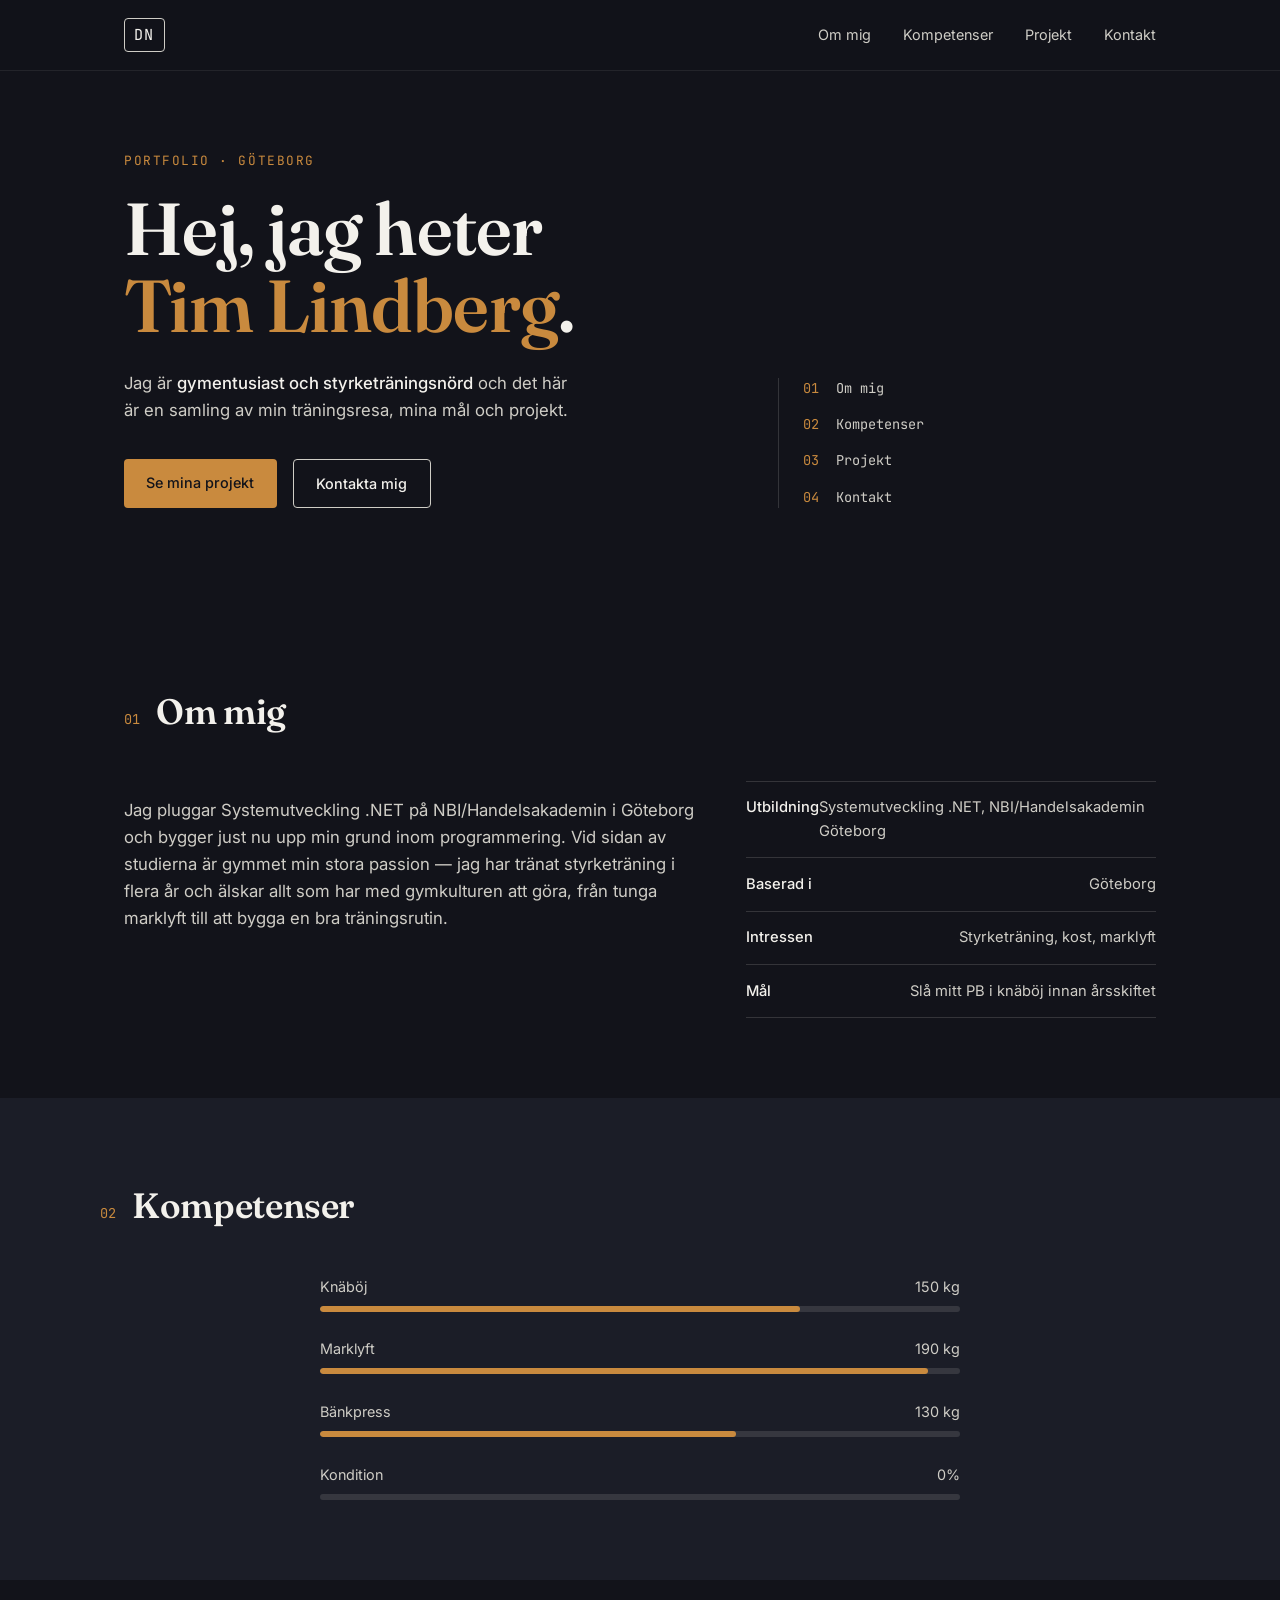
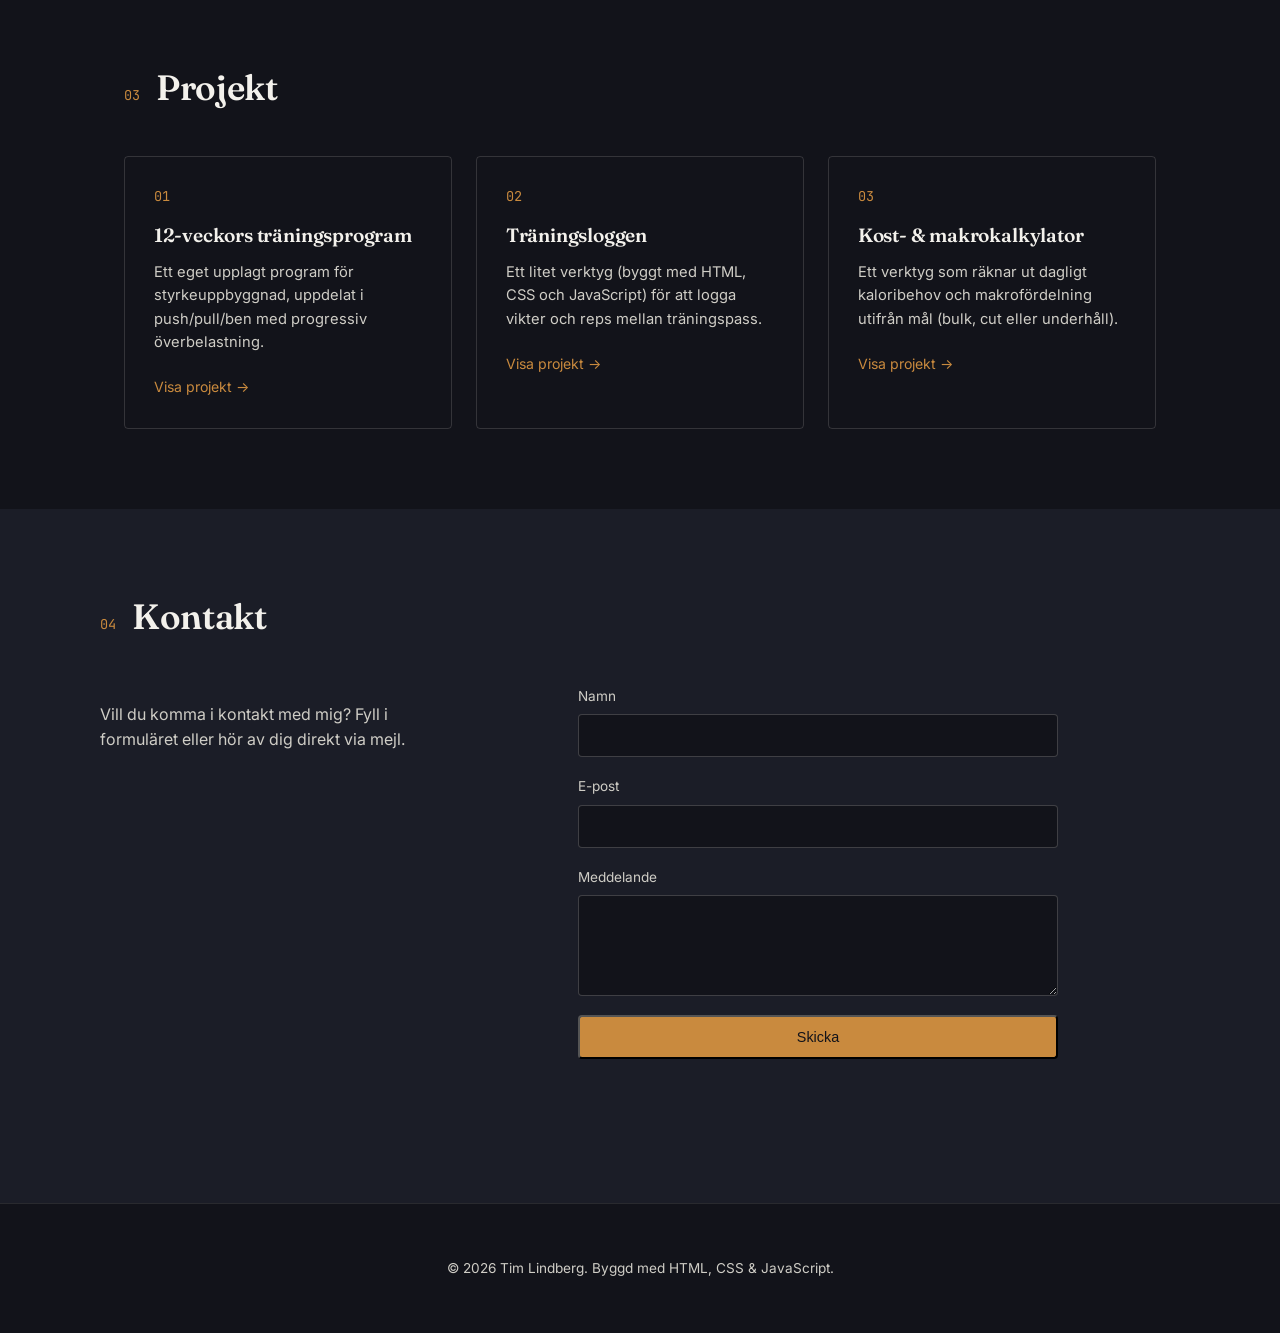
<file: index.html>
<!DOCTYPE html>
<html lang="sv">
<head>
  <meta charset="UTF-8">
  <meta name="viewport" content="width=device-width, initial-scale=1.0">
  <title>Tim Lindberg — Portfolio</title>
  <meta name="description" content="Personlig portfolio och CV för Tim Lindberg.">
  <link rel="preconnect" href="https://fonts.googleapis.com">
  <link href="https://fonts.googleapis.com/css2?family=Fraunces:opsz,wght@9..144,500;9..144,600&family=Inter:wght@400;500;600&family=JetBrains+Mono:wght@400;500&display=swap" rel="stylesheet">
  <link rel="stylesheet" href="style.css">
</head>
<body>

  <!-- ===== NAVIGATION ===== -->
  <header class="nav">
    <div class="nav__inner">
      <a href="#top" class="nav__logo">DN</a>
      <button class="nav__toggle" id="navToggle" aria-label="Öppna meny" aria-expanded="false">
        <span></span><span></span><span></span>
      </button>
      <nav class="nav__links" id="navLinks">
        <a href="#om-mig">Om mig</a>
        <a href="#kompetenser">Kompetenser</a>
        <a href="#projekt">Projekt</a>
        <a href="#kontakt">Kontakt</a>
      </nav>
    </div>
  </header>

  <!-- ===== HERO ===== -->
  <section class="hero" id="top">
    <div class="hero__content">
      <p class="hero__eyebrow">Portfolio · <span id="location">Göteborg</span></p>
      <h1 class="hero__title">
        Hej, jag heter<br><span class="hero__name">Tim Lindberg</span>.
      </h1>
      <p class="hero__subtitle">
        Jag är <span class="hero__role">gymentusiast och styrketräningsnörd</span>
        och det här är en samling av min träningsresa, mina mål och projekt.
      </p>
      <div class="hero__actions">
        <a href="#projekt" class="btn btn--primary">Se mina projekt</a>
        <a href="#kontakt" class="btn btn--ghost">Kontakta mig</a>
      </div>
    </div>
    <div class="hero__meta">
      <div class="hero__meta-line"><span>01</span> Om mig</div>
      <div class="hero__meta-line"><span>02</span> Kompetenser</div>
      <div class="hero__meta-line"><span>03</span> Projekt</div>
      <div class="hero__meta-line"><span>04</span> Kontakt</div>
    </div>
  </section>

  <!-- ===== OM MIG ===== -->
  <section class="section" id="om-mig">
    <div class="section__header">
      <span class="section__index">01</span>
      <h2>Om mig</h2>
    </div>
    <div class="about">
      <p class="about__text">
        Jag pluggar Systemutveckling .NET på NBI/Handelsakademin i Göteborg
        och bygger just nu upp min grund inom programmering. Vid sidan av
        studierna är gymmet min stora passion — jag har tränat styrketräning
        i flera år och älskar allt som har med gymkulturen att göra, från
        tunga marklyft till att bygga en bra träningsrutin.
      </p>
      <ul class="about__facts">
        <li><strong>Utbildning</strong><span>Systemutveckling .NET, NBI/Handelsakademin Göteborg</span></li>
        <li><strong>Baserad i</strong><span>Göteborg</span></li>
        <li><strong>Intressen</strong><span>Styrketräning, kost, marklyft</span></li>
        <li><strong>Mål</strong><span>Slå mitt PB i knäböj innan årsskiftet</span></li>
      </ul>
    </div>
  </section>

  <!-- ===== KOMPETENSER ===== -->
  <section class="section section--alt" id="kompetenser">
    <div class="section__header">
      <span class="section__index">02</span>
      <h2>Kompetenser</h2>
    </div>
    <div class="skills">
      <div class="skill">
        <div class="skill__top"><span>Knäböj</span><span>150 kg</span></div>
        <div class="skill__bar"><div class="skill__fill" style="--level:75%"></div></div>
      </div>
      <div class="skill">
        <div class="skill__top"><span>Marklyft</span><span>190 kg</span></div>
        <div class="skill__bar"><div class="skill__fill" style="--level:95%"></div></div>
      </div>
      <div class="skill">
        <div class="skill__top"><span>Bänkpress</span><span>130 kg</span></div>
        <div class="skill__bar"><div class="skill__fill" style="--level:65%"></div></div>
      </div>
      <div class="skill">
        <div class="skill__top"><span>Kondition</span><span>0%</span></div>
        <div class="skill__bar"><div class="skill__fill" style="--level:0%"></div></div>
      </div>
    </div>
  </section>

  <!-- ===== PROJEKT ===== -->
  <section class="section" id="projekt">
    <div class="section__header">
      <span class="section__index">03</span>
      <h2>Projekt</h2>
    </div>
    <div class="projects">
      <article class="project">
        <div class="project__num">01</div>
        <h3>12-veckors träningsprogram</h3>
        <p>Ett eget upplagt program för styrkeuppbyggnad, uppdelat i push/pull/ben med progressiv överbelastning.</p>
        <a href="traningsprogram.html" class="project__link">Visa projekt →</a>
      </article>
      <article class="project">
        <div class="project__num">02</div>
        <h3>Träningsloggen</h3>
        <p>Ett litet verktyg (byggt med HTML, CSS och JavaScript) för att logga vikter och reps mellan träningspass.</p>
        <a href="traningsloggen.html" class="project__link">Visa projekt →</a>
      </article>
      <article class="project">
        <div class="project__num">03</div>
        <h3>Kost- &amp; makrokalkylator</h3>
        <p>Ett verktyg som räknar ut dagligt kaloribehov och makrofördelning utifrån mål (bulk, cut eller underhåll).</p>
        <a href="kost-makro.html" class="project__link">Visa projekt →</a>
      </article>
    </div>
  </section>

  <!-- ===== KONTAKT ===== -->
  <section class="section section--alt" id="kontakt">
    <div class="section__header">
      <span class="section__index">04</span>
      <h2>Kontakt</h2>
    </div>
    <div class="contact">
      <p class="contact__text">
        Vill du komma i kontakt med mig? Fyll i formuläret eller hör av dig direkt via mejl.
      </p>
      <form class="contact__form" id="contactForm">
        <div class="field">
          <label for="name">Namn</label>
          <input type="text" id="name" name="name" required>
        </div>
        <div class="field">
          <label for="email">E-post</label>
          <input type="email" id="email" name="email" required>
        </div>
        <div class="field">
          <label for="message">Meddelande</label>
          <textarea id="message" name="message" rows="4" required></textarea>
        </div>
        <button type="submit" class="btn btn--primary">Skicka</button>
        <p class="contact__status" id="formStatus" aria-live="polite"></p>
      </form>
    </div>
  </section>

  <footer class="footer">
    <p>© <span id="year"></span> Tim Lindberg. Byggd med HTML, CSS &amp; JavaScript.</p>
  </footer>

  <script src="script.js"></script>
</body>
</html>
</file>
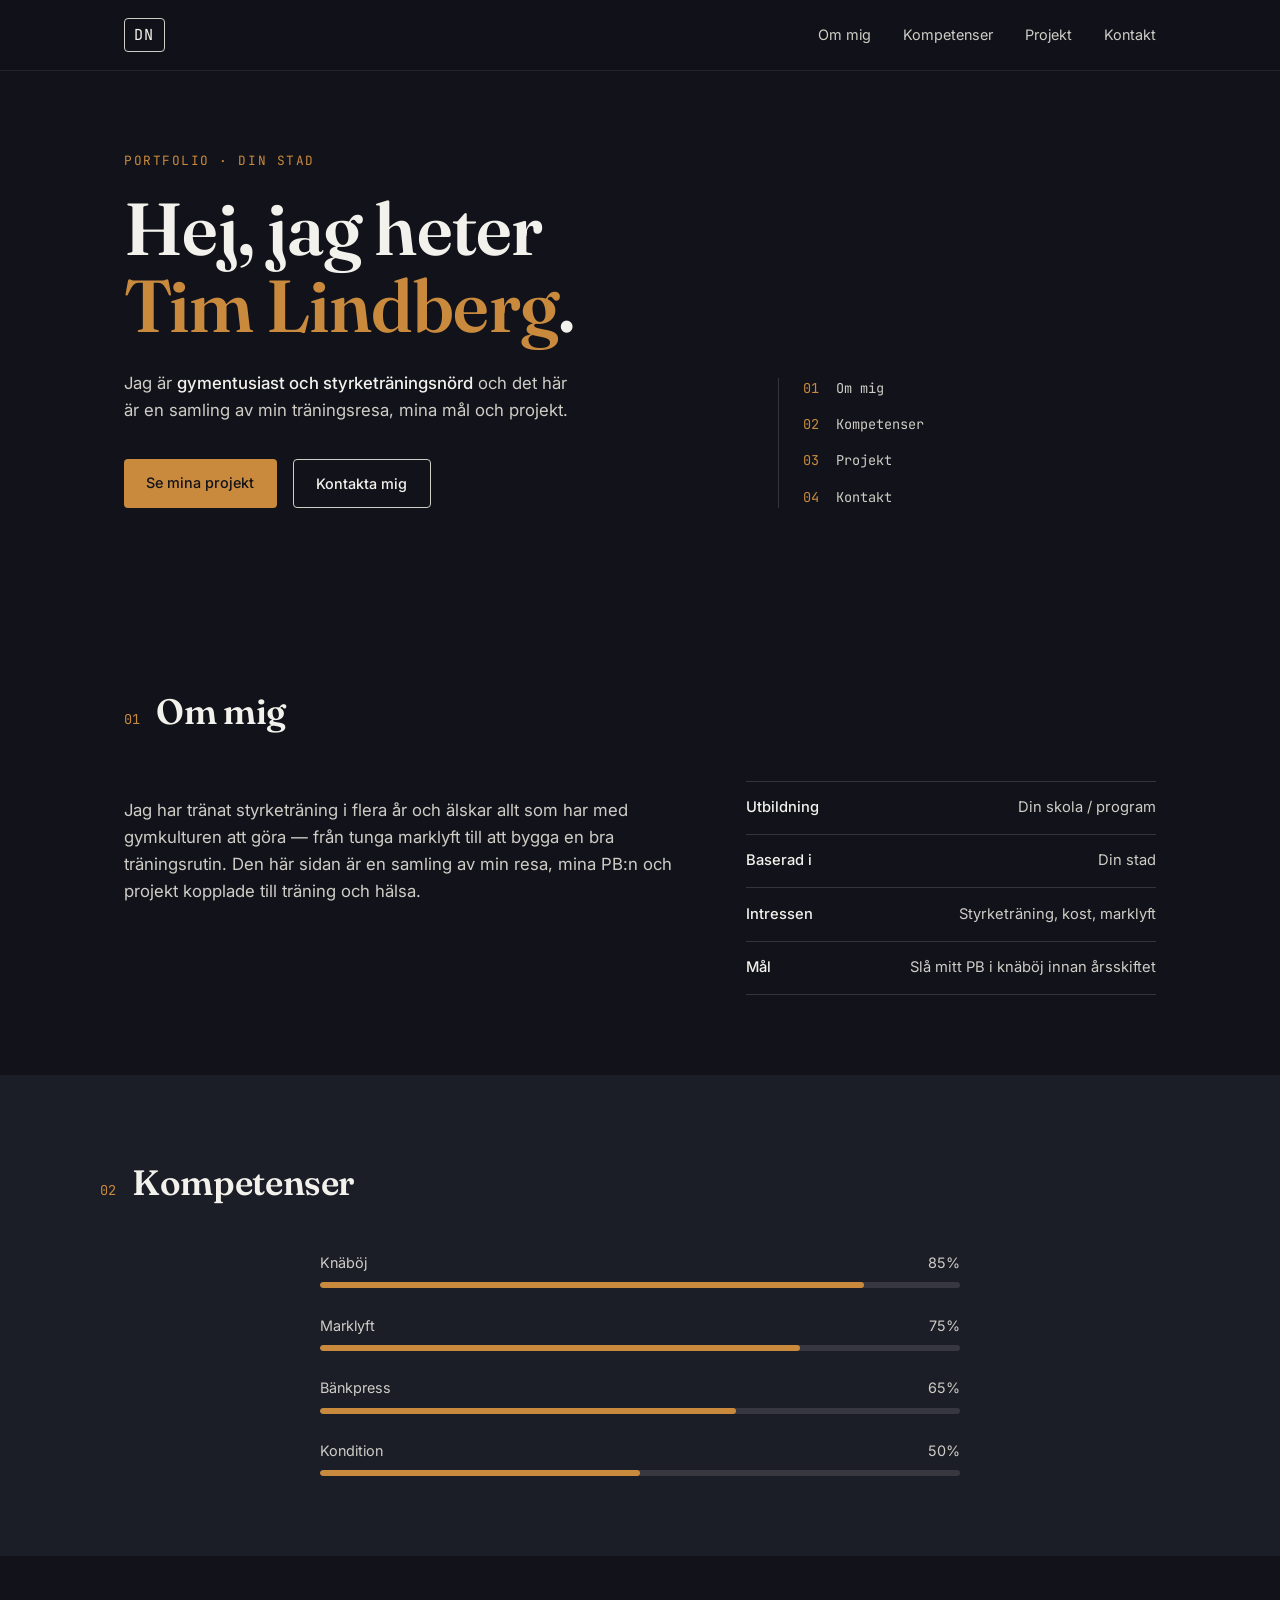
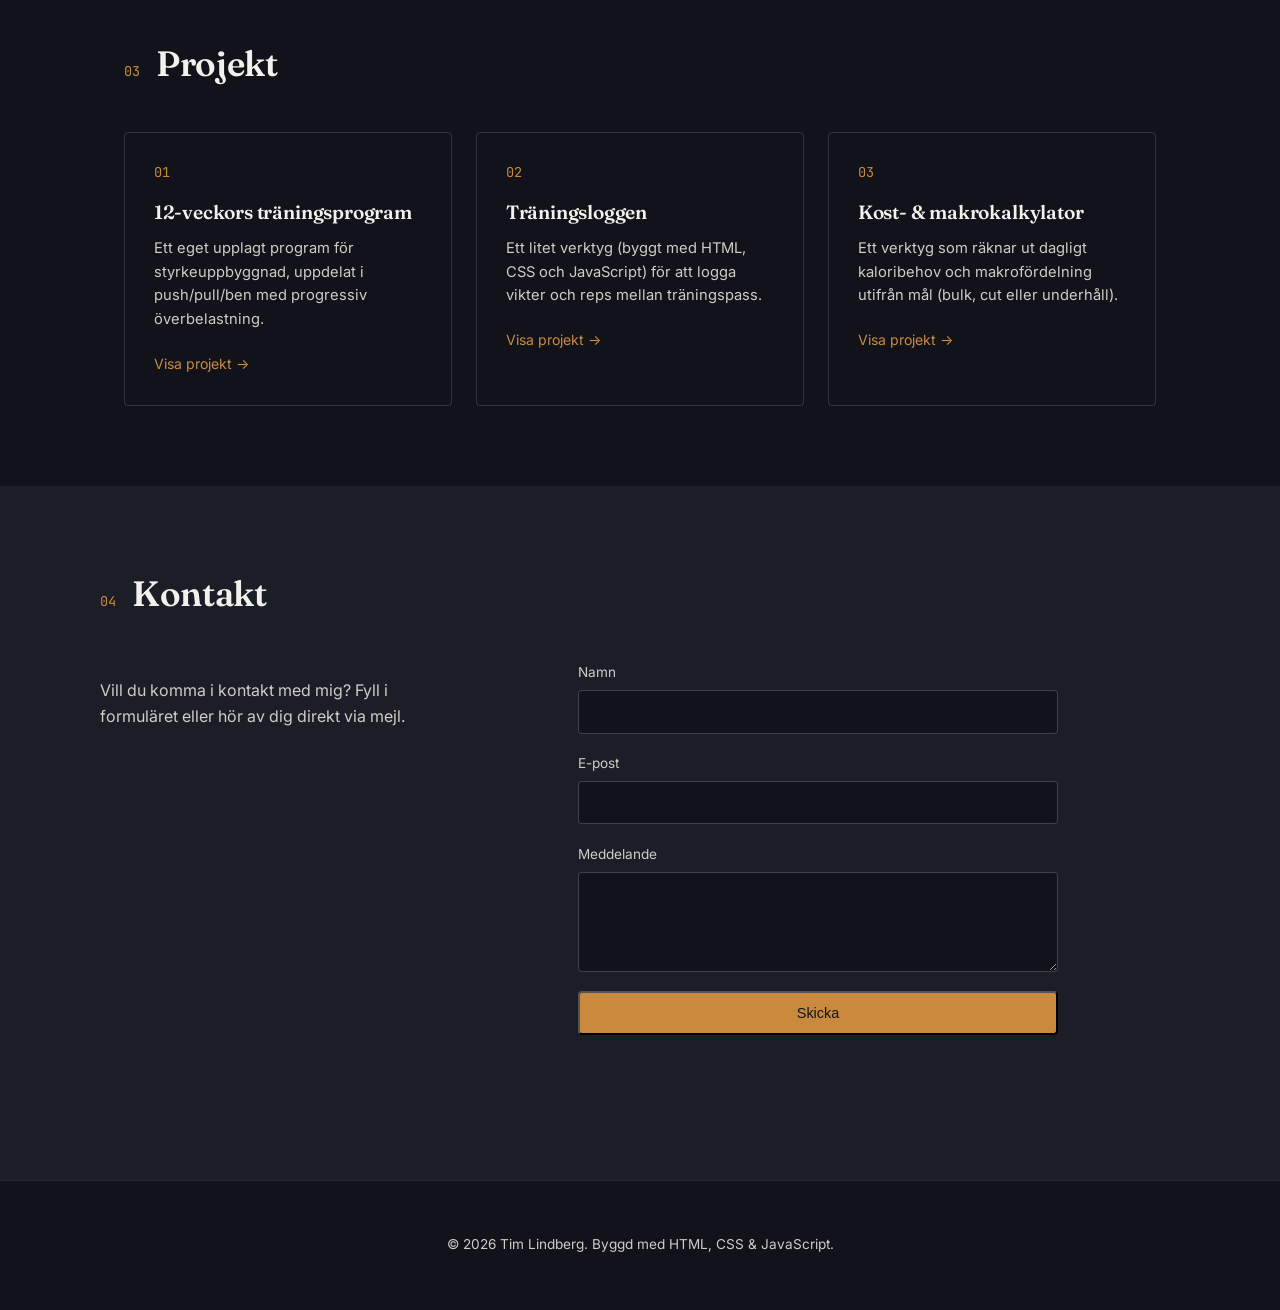
<file: index-3.html>
<!DOCTYPE html>
<html lang="sv">
<head>
  <meta charset="UTF-8">
  <meta name="viewport" content="width=device-width, initial-scale=1.0">
  <title>Tim Lindberg — Portfolio</title>
  <meta name="description" content="Personlig portfolio och CV för Tim Lindberg.">
  <link rel="preconnect" href="https://fonts.googleapis.com">
  <link href="https://fonts.googleapis.com/css2?family=Fraunces:opsz,wght@9..144,500;9..144,600&family=Inter:wght@400;500;600&family=JetBrains+Mono:wght@400;500&display=swap" rel="stylesheet">
  <link rel="stylesheet" href="style.css">
</head>
<body>

  <!-- ===== NAVIGATION ===== -->
  <header class="nav">
    <div class="nav__inner">
      <a href="#top" class="nav__logo">DN</a>
      <button class="nav__toggle" id="navToggle" aria-label="Öppna meny" aria-expanded="false">
        <span></span><span></span><span></span>
      </button>
      <nav class="nav__links" id="navLinks">
        <a href="#om-mig">Om mig</a>
        <a href="#kompetenser">Kompetenser</a>
        <a href="#projekt">Projekt</a>
        <a href="#kontakt">Kontakt</a>
      </nav>
    </div>
  </header>

  <!-- ===== HERO ===== -->
  <section class="hero" id="top">
    <div class="hero__content">
      <p class="hero__eyebrow">Portfolio · <span id="location">Din stad</span></p>
      <h1 class="hero__title">
        Hej, jag heter<br><span class="hero__name">Tim Lindberg</span>.
      </h1>
      <p class="hero__subtitle">
        Jag är <span class="hero__role">gymentusiast och styrketräningsnörd</span>
        och det här är en samling av min träningsresa, mina mål och projekt.
      </p>
      <div class="hero__actions">
        <a href="#projekt" class="btn btn--primary">Se mina projekt</a>
        <a href="#kontakt" class="btn btn--ghost">Kontakta mig</a>
      </div>
    </div>
    <div class="hero__meta">
      <div class="hero__meta-line"><span>01</span> Om mig</div>
      <div class="hero__meta-line"><span>02</span> Kompetenser</div>
      <div class="hero__meta-line"><span>03</span> Projekt</div>
      <div class="hero__meta-line"><span>04</span> Kontakt</div>
    </div>
  </section>

  <!-- ===== OM MIG ===== -->
  <section class="section" id="om-mig">
    <div class="section__header">
      <span class="section__index">01</span>
      <h2>Om mig</h2>
    </div>
    <div class="about">
      <p class="about__text">
        Jag har tränat styrketräning i flera år och älskar allt som har med
        gymkulturen att göra — från tunga marklyft till att bygga en bra
        träningsrutin. Den här sidan är en samling av min resa, mina PB:n
        och projekt kopplade till träning och hälsa.
      </p>
      <ul class="about__facts">
        <li><strong>Utbildning</strong><span>Din skola / program</span></li>
        <li><strong>Baserad i</strong><span>Din stad</span></li>
        <li><strong>Intressen</strong><span>Styrketräning, kost, marklyft</span></li>
        <li><strong>Mål</strong><span>Slå mitt PB i knäböj innan årsskiftet</span></li>
      </ul>
    </div>
  </section>

  <!-- ===== KOMPETENSER ===== -->
  <section class="section section--alt" id="kompetenser">
    <div class="section__header">
      <span class="section__index">02</span>
      <h2>Kompetenser</h2>
    </div>
    <div class="skills">
      <div class="skill">
        <div class="skill__top"><span>Knäböj</span><span>85%</span></div>
        <div class="skill__bar"><div class="skill__fill" style="--level:85%"></div></div>
      </div>
      <div class="skill">
        <div class="skill__top"><span>Marklyft</span><span>75%</span></div>
        <div class="skill__bar"><div class="skill__fill" style="--level:75%"></div></div>
      </div>
      <div class="skill">
        <div class="skill__top"><span>Bänkpress</span><span>65%</span></div>
        <div class="skill__bar"><div class="skill__fill" style="--level:65%"></div></div>
      </div>
      <div class="skill">
        <div class="skill__top"><span>Kondition</span><span>50%</span></div>
        <div class="skill__bar"><div class="skill__fill" style="--level:50%"></div></div>
      </div>
    </div>
  </section>

  <!-- ===== PROJEKT ===== -->
  <section class="section" id="projekt">
    <div class="section__header">
      <span class="section__index">03</span>
      <h2>Projekt</h2>
    </div>
    <div class="projects">
      <article class="project">
        <div class="project__num">01</div>
        <h3>12-veckors träningsprogram</h3>
        <p>Ett eget upplagt program för styrkeuppbyggnad, uppdelat i push/pull/ben med progressiv överbelastning.</p>
        <a href="#" class="project__link">Visa projekt →</a>
      </article>
      <article class="project">
        <div class="project__num">02</div>
        <h3>Träningsloggen</h3>
        <p>Ett litet verktyg (byggt med HTML, CSS och JavaScript) för att logga vikter och reps mellan träningspass.</p>
        <a href="#" class="project__link">Visa projekt →</a>
      </article>
      <article class="project">
        <div class="project__num">03</div>
        <h3>Kost- &amp; makrokalkylator</h3>
        <p>Ett verktyg som räknar ut dagligt kaloribehov och makrofördelning utifrån mål (bulk, cut eller underhåll).</p>
        <a href="#" class="project__link">Visa projekt →</a>
      </article>
    </div>
  </section>

  <!-- ===== KONTAKT ===== -->
  <section class="section section--alt" id="kontakt">
    <div class="section__header">
      <span class="section__index">04</span>
      <h2>Kontakt</h2>
    </div>
    <div class="contact">
      <p class="contact__text">
        Vill du komma i kontakt med mig? Fyll i formuläret eller hör av dig direkt via mejl.
      </p>
      <form class="contact__form" id="contactForm">
        <div class="field">
          <label for="name">Namn</label>
          <input type="text" id="name" name="name" required>
        </div>
        <div class="field">
          <label for="email">E-post</label>
          <input type="email" id="email" name="email" required>
        </div>
        <div class="field">
          <label for="message">Meddelande</label>
          <textarea id="message" name="message" rows="4" required></textarea>
        </div>
        <button type="submit" class="btn btn--primary">Skicka</button>
        <p class="contact__status" id="formStatus" aria-live="polite"></p>
      </form>
    </div>
  </section>

  <footer class="footer">
    <p>© <span id="year"></span> Tim Lindberg. Byggd med HTML, CSS &amp; JavaScript.</p>
  </footer>

  <script src="script.js"></script>
</body>
</html>
</file>
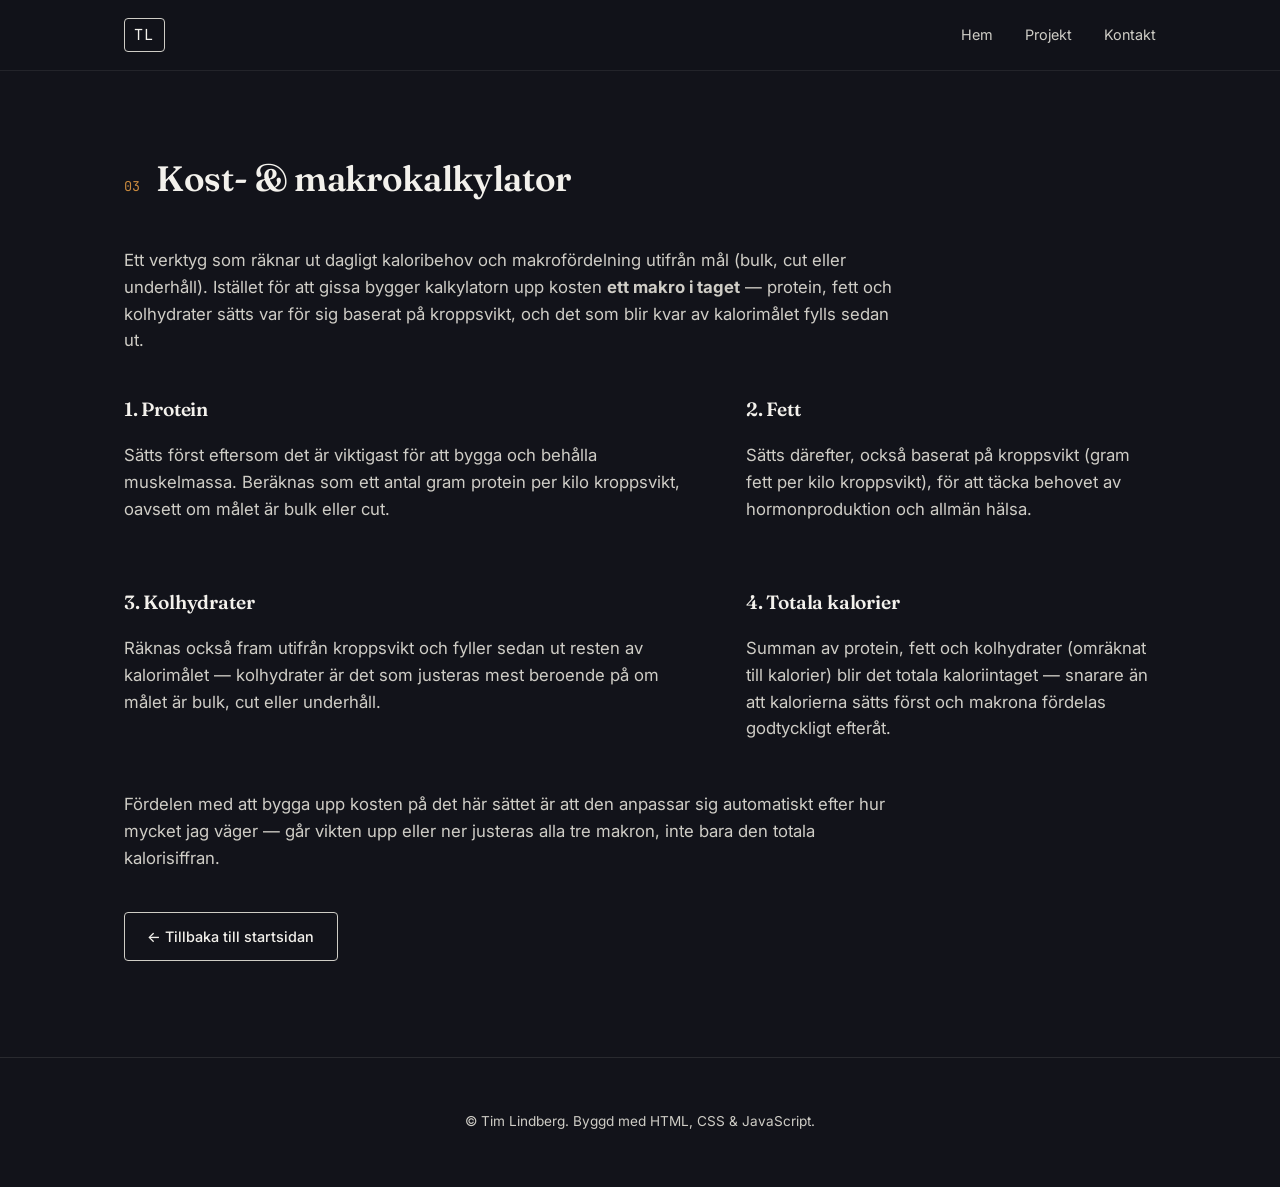
<file: kost-makro.html>
<!DOCTYPE html>
<html lang="sv">
<head>
  <meta charset="UTF-8">
  <meta name="viewport" content="width=device-width, initial-scale=1.0">
  <title>Kost- & makrokalkylator — Tim Lindberg</title>
  <link rel="preconnect" href="https://fonts.googleapis.com">
  <link href="https://fonts.googleapis.com/css2?family=Fraunces:opsz,wght@9..144,500;9..144,600&family=Inter:wght@400;500;600&family=JetBrains+Mono:wght@400;500&display=swap" rel="stylesheet">
  <link rel="stylesheet" href="style.css">
</head>
<body>

  <header class="nav">
    <div class="nav__inner">
      <a href="index.html" class="nav__logo">TL</a>
      <nav class="nav__links">
        <a href="index.html">Hem</a>
        <a href="index.html#projekt">Projekt</a>
        <a href="index.html#kontakt">Kontakt</a>
      </nav>
    </div>
  </header>

  <section class="section">
    <div class="section__header">
      <span class="section__index">03</span>
      <h2>Kost- &amp; makrokalkylator</h2>
    </div>

    <p class="about__text" style="max-width:70ch;">
      Ett verktyg som räknar ut dagligt kaloribehov och makrofördelning
      utifrån mål (bulk, cut eller underhåll). Istället för att gissa bygger
      kalkylatorn upp kosten <strong>ett makro i taget</strong> — protein,
      fett och kolhydrater sätts var för sig baserat på kroppsvikt, och det
      som blir kvar av kalorimålet fylls sedan ut.
    </p>

    <div class="about" style="margin-top:2.5rem;">
      <div>
        <h3 style="font-size:1.2rem; margin-bottom:0.8rem;">1. Protein</h3>
        <p class="about__text">
          Sätts först eftersom det är viktigast för att bygga och behålla
          muskelmassa. Beräknas som ett antal gram protein per kilo kroppsvikt,
          oavsett om målet är bulk eller cut.
        </p>
      </div>
      <div>
        <h3 style="font-size:1.2rem; margin-bottom:0.8rem;">2. Fett</h3>
        <p class="about__text">
          Sätts därefter, också baserat på kroppsvikt (gram fett per kilo
          kroppsvikt), för att täcka behovet av hormonproduktion och
          allmän hälsa.
        </p>
      </div>
      <div>
        <h3 style="font-size:1.2rem; margin-bottom:0.8rem;">3. Kolhydrater</h3>
        <p class="about__text">
          Räknas också fram utifrån kroppsvikt och fyller sedan ut resten
          av kalorimålet — kolhydrater är det som justeras mest beroende
          på om målet är bulk, cut eller underhåll.
        </p>
      </div>
      <div>
        <h3 style="font-size:1.2rem; margin-bottom:0.8rem;">4. Totala kalorier</h3>
        <p class="about__text">
          Summan av protein, fett och kolhydrater (omräknat till kalorier)
          blir det totala kaloriintaget — snarare än att kalorierna sätts
          först och makrona fördelas godtyckligt efteråt.
        </p>
      </div>
    </div>

    <p class="about__text" style="max-width:70ch; margin-top:2rem;">
      Fördelen med att bygga upp kosten på det här sättet är att den
      anpassar sig automatiskt efter hur mycket jag väger — går vikten
      upp eller ner justeras alla tre makron, inte bara den totala
      kalorisiffran.
    </p>

    <p style="margin-top:2.5rem;">
      <a href="index.html" class="btn btn--ghost">← Tillbaka till startsidan</a>
    </p>
  </section>

  <footer class="footer">
    <p>© <span id="year"></span> Tim Lindberg. Byggd med HTML, CSS &amp; JavaScript.</p>
  </footer>

  <script src="script.js"></script>
</body>
</html>
</file>
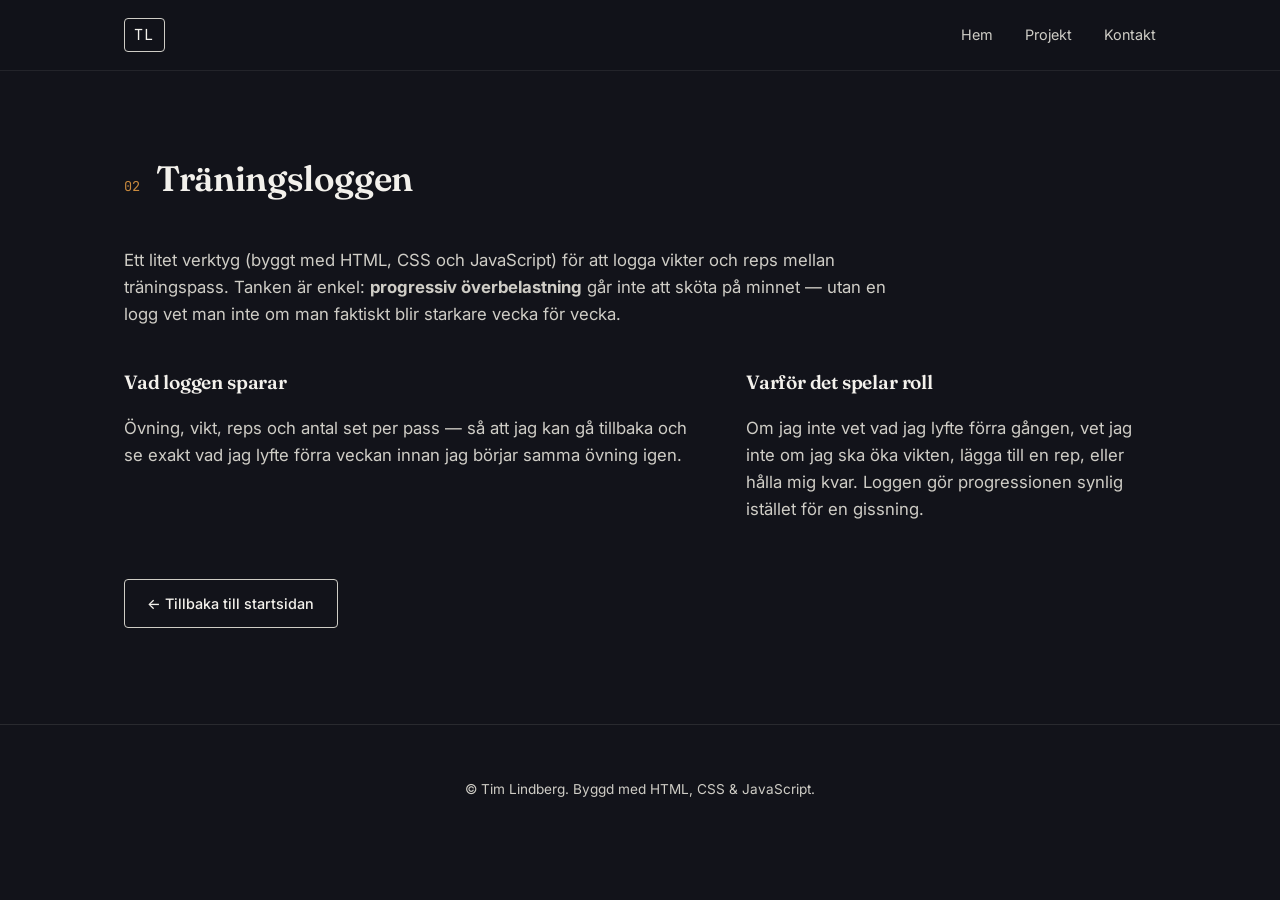
<file: traningsloggen.html>
<!DOCTYPE html>
<html lang="sv">
<head>
  <meta charset="UTF-8">
  <meta name="viewport" content="width=device-width, initial-scale=1.0">
  <title>Träningsloggen — Tim Lindberg</title>
  <link rel="preconnect" href="https://fonts.googleapis.com">
  <link href="https://fonts.googleapis.com/css2?family=Fraunces:opsz,wght@9..144,500;9..144,600&family=Inter:wght@400;500;600&family=JetBrains+Mono:wght@400;500&display=swap" rel="stylesheet">
  <link rel="stylesheet" href="style.css">
</head>
<body>

  <header class="nav">
    <div class="nav__inner">
      <a href="index.html" class="nav__logo">TL</a>
      <nav class="nav__links">
        <a href="index.html">Hem</a>
        <a href="index.html#projekt">Projekt</a>
        <a href="index.html#kontakt">Kontakt</a>
      </nav>
    </div>
  </header>

  <section class="section">
    <div class="section__header">
      <span class="section__index">02</span>
      <h2>Träningsloggen</h2>
    </div>

    <p class="about__text" style="max-width:70ch;">
      Ett litet verktyg (byggt med HTML, CSS och JavaScript) för att logga
      vikter och reps mellan träningspass. Tanken är enkel:
      <strong>progressiv överbelastning</strong> går inte att sköta på
      minnet — utan en logg vet man inte om man faktiskt blir starkare
      vecka för vecka.
    </p>

    <div class="about" style="margin-top:2.5rem;">
      <div>
        <h3 style="font-size:1.2rem; margin-bottom:0.8rem;">Vad loggen sparar</h3>
        <p class="about__text">
          Övning, vikt, reps och antal set per pass — så att jag kan gå
          tillbaka och se exakt vad jag lyfte förra veckan innan jag börjar
          samma övning igen.
        </p>
      </div>
      <div>
        <h3 style="font-size:1.2rem; margin-bottom:0.8rem;">Varför det spelar roll</h3>
        <p class="about__text">
          Om jag inte vet vad jag lyfte förra gången, vet jag inte om jag
          ska öka vikten, lägga till en rep, eller hålla mig kvar. Loggen
          gör progressionen synlig istället för en gissning.
        </p>
      </div>
    </div>

    <p style="margin-top:2.5rem;">
      <a href="index.html" class="btn btn--ghost">← Tillbaka till startsidan</a>
    </p>
  </section>

  <footer class="footer">
    <p>© <span id="year"></span> Tim Lindberg. Byggd med HTML, CSS &amp; JavaScript.</p>
  </footer>

  <script src="script.js"></script>
</body>
</html>
</file>
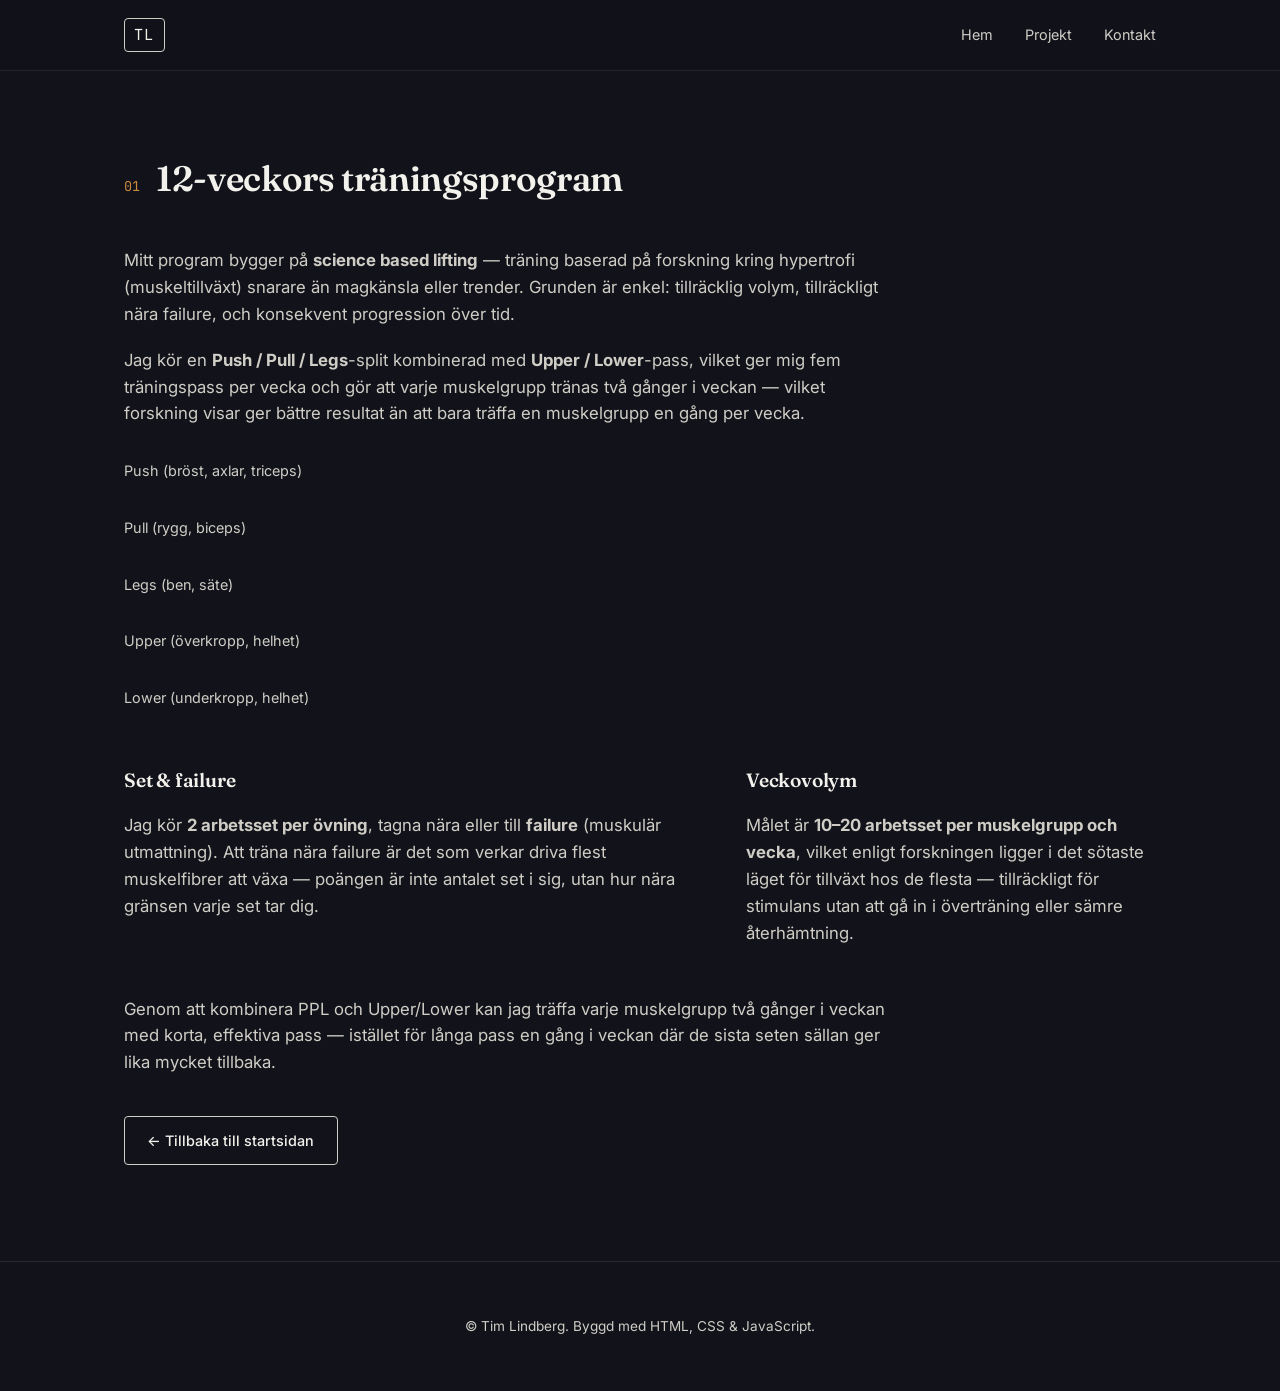
<file: traningsprogram.html>
<!DOCTYPE html>
<html lang="sv">
<head>
  <meta charset="UTF-8">
  <meta name="viewport" content="width=device-width, initial-scale=1.0">
  <title>12-veckors träningsprogram — Tim Lindberg</title>
  <link rel="preconnect" href="https://fonts.googleapis.com">
  <link href="https://fonts.googleapis.com/css2?family=Fraunces:opsz,wght@9..144,500;9..144,600&family=Inter:wght@400;500;600&family=JetBrains+Mono:wght@400;500&display=swap" rel="stylesheet">
  <link rel="stylesheet" href="style.css">
</head>
<body>

  <header class="nav">
    <div class="nav__inner">
      <a href="index.html" class="nav__logo">TL</a>
      <nav class="nav__links">
        <a href="index.html">Hem</a>
        <a href="index.html#projekt">Projekt</a>
        <a href="index.html#kontakt">Kontakt</a>
      </nav>
    </div>
  </header>

  <section class="section">
    <div class="section__header">
      <span class="section__index">01</span>
      <h2>12-veckors träningsprogram</h2>
    </div>

    <p class="about__text" style="max-width:70ch;">
      Mitt program bygger på <strong>science based lifting</strong> — träning
      baserad på forskning kring hypertrofi (muskeltillväxt) snarare än
      magkänsla eller trender. Grunden är enkel: tillräcklig volym, tillräckligt
      nära failure, och konsekvent progression över tid.
    </p>

    <p class="about__text" style="max-width:70ch; margin-top:1.2rem;">
      Jag kör en <strong>Push / Pull / Legs</strong>-split kombinerad med
      <strong>Upper / Lower</strong>-pass, vilket ger mig fem träningspass
      per vecka och gör att varje muskelgrupp tränas två gånger i veckan —
      vilket forskning visar ger bättre resultat än att bara träffa en
      muskelgrupp en gång per vecka.
    </p>

    <div class="skills" style="margin-top:2rem;">
      <div class="skill">
        <div class="skill__top"><span>Push (bröst, axlar, triceps)</span></div>
      </div>
      <div class="skill">
        <div class="skill__top"><span>Pull (rygg, biceps)</span></div>
      </div>
      <div class="skill">
        <div class="skill__top"><span>Legs (ben, säte)</span></div>
      </div>
      <div class="skill">
        <div class="skill__top"><span>Upper (överkropp, helhet)</span></div>
      </div>
      <div class="skill">
        <div class="skill__top"><span>Lower (underkropp, helhet)</span></div>
      </div>
    </div>

    <div class="about" style="margin-top:3rem;">
      <div>
        <h3 style="font-size:1.2rem; margin-bottom:0.8rem;">Set & failure</h3>
        <p class="about__text">
          Jag kör <strong>2 arbetsset per övning</strong>, tagna nära eller
          till <strong>failure</strong> (muskulär utmattning). Att träna nära
          failure är det som verkar driva flest muskelfibrer att växa —
          poängen är inte antalet set i sig, utan hur nära gränsen varje set tar dig.
        </p>
      </div>
      <div>
        <h3 style="font-size:1.2rem; margin-bottom:0.8rem;">Veckovolym</h3>
        <p class="about__text">
          Målet är <strong>10–20 arbetsset per muskelgrupp och vecka</strong>,
          vilket enligt forskningen ligger i det sötaste läget för tillväxt
          hos de flesta — tillräckligt för stimulans utan att gå in i
          överträning eller sämre återhämtning.
        </p>
      </div>
    </div>

    <p class="about__text" style="max-width:70ch; margin-top:2rem;">
      Genom att kombinera PPL och Upper/Lower kan jag träffa varje muskelgrupp
      två gånger i veckan med korta, effektiva pass — istället för långa
      pass en gång i veckan där de sista seten sällan ger lika mycket tillbaka.
    </p>

    <p style="margin-top:2.5rem;">
      <a href="index.html" class="btn btn--ghost">← Tillbaka till startsidan</a>
    </p>
  </section>

  <footer class="footer">
    <p>© <span id="year"></span> Tim Lindberg. Byggd med HTML, CSS &amp; JavaScript.</p>
  </footer>

  <script src="script.js"></script>
</body>
</html>
</file>
<file: style.css>
/* =========================================================
   Design tokens
   ========================================================= */
:root {
  --ink: #12131a;
  --ink-soft: #1b1d27;
  --paper: #f3f1ec;
  --paper-dim: #cfcdc6;
  --accent: #c98a3e;
  --accent-soft: rgba(201, 138, 62, 0.16);

  --font-display: "Fraunces", serif;
  --font-body: "Inter", system-ui, sans-serif;
  --font-mono: "JetBrains Mono", monospace;

  --max-width: 1080px;
  --radius: 4px;
}

* { box-sizing: border-box; }

html { scroll-behavior: smooth; }

body {
  margin: 0;
  background: var(--ink);
  color: var(--paper);
  font-family: var(--font-body);
  line-height: 1.6;
  -webkit-font-smoothing: antialiased;
}

a { color: inherit; }

h1, h2, h3 {
  font-family: var(--font-display);
  font-weight: 600;
  margin: 0;
  letter-spacing: -0.01em;
}

/* =========================================================
   Navigation
   ========================================================= */
.nav {
  position: sticky;
  top: 0;
  z-index: 50;
  background: rgba(18, 19, 26, 0.85);
  backdrop-filter: blur(8px);
  border-bottom: 1px solid rgba(243, 241, 236, 0.08);
}

.nav__inner {
  max-width: var(--max-width);
  margin: 0 auto;
  padding: 1.1rem 1.5rem;
  display: flex;
  align-items: center;
  justify-content: space-between;
}

.nav__logo {
  font-family: var(--font-mono);
  font-size: 0.95rem;
  letter-spacing: 0.1em;
  text-decoration: none;
  border: 1px solid var(--paper-dim);
  padding: 0.25rem 0.55rem;
  border-radius: var(--radius);
}

.nav__links {
  display: flex;
  gap: 2rem;
}

.nav__links a {
  text-decoration: none;
  font-size: 0.9rem;
  color: var(--paper-dim);
  transition: color 0.2s ease;
}

.nav__links a:hover { color: var(--accent); }

.nav__toggle {
  display: none;
  flex-direction: column;
  gap: 5px;
  background: none;
  border: none;
  cursor: pointer;
  padding: 0.4rem;
}

.nav__toggle span {
  width: 22px;
  height: 2px;
  background: var(--paper);
  display: block;
}

/* =========================================================
   Hero
   ========================================================= */
.hero {
  max-width: var(--max-width);
  margin: 0 auto;
  padding: 5rem 1.5rem 6rem;
  display: grid;
  grid-template-columns: 1.6fr 1fr;
  gap: 3rem;
  align-items: end;
}

.hero__eyebrow {
  font-family: var(--font-mono);
  font-size: 0.8rem;
  letter-spacing: 0.12em;
  text-transform: uppercase;
  color: var(--accent);
  margin: 0 0 1.2rem;
}

.hero__title {
  font-size: clamp(2.6rem, 6vw, 4.6rem);
  line-height: 1.05;
}

.hero__name { color: var(--accent); }

.hero__subtitle {
  max-width: 42ch;
  margin: 1.6rem 0 2.2rem;
  color: var(--paper-dim);
  font-size: 1.05rem;
}

.hero__role { color: var(--paper); font-weight: 500; }

.hero__actions { display: flex; gap: 1rem; flex-wrap: wrap; }

.hero__meta {
  border-left: 1px solid rgba(243, 241, 236, 0.15);
  padding-left: 1.5rem;
  font-family: var(--font-mono);
  font-size: 0.85rem;
  color: var(--paper-dim);
  display: grid;
  gap: 0.9rem;
}

.hero__meta-line span {
  color: var(--accent);
  margin-right: 0.6rem;
}

/* =========================================================
   Buttons
   ========================================================= */
.btn {
  display: inline-block;
  padding: 0.75rem 1.4rem;
  border-radius: var(--radius);
  text-decoration: none;
  font-size: 0.9rem;
  font-weight: 500;
  transition: transform 0.15s ease, background 0.2s ease, border-color 0.2s ease;
}

.btn--primary {
  background: var(--accent);
  color: var(--ink);
}

.btn--primary:hover { transform: translateY(-2px); }

.btn--ghost {
  border: 1px solid var(--paper-dim);
  color: var(--paper);
}

.btn--ghost:hover { border-color: var(--accent); color: var(--accent); }

/* =========================================================
   Sections
   ========================================================= */
.section {
  max-width: var(--max-width);
  margin: 0 auto;
  padding: 5rem 1.5rem;
}

.section--alt {
  max-width: none;
  background: var(--ink-soft);
}

.section--alt > * {
  max-width: var(--max-width);
  margin-left: auto;
  margin-right: auto;
}

.section__header {
  display: flex;
  align-items: baseline;
  gap: 1rem;
  margin-bottom: 2.5rem;
}

.section__index {
  font-family: var(--font-mono);
  color: var(--accent);
  font-size: 0.85rem;
}

.section__header h2 { font-size: clamp(1.7rem, 3vw, 2.2rem); }

/* Om mig */
.about {
  display: grid;
  grid-template-columns: 1.4fr 1fr;
  gap: 3rem;
}

.about__text {
  font-size: 1.05rem;
  color: var(--paper-dim);
}

.about__facts {
  list-style: none;
  margin: 0;
  padding: 0;
  border-top: 1px solid rgba(243, 241, 236, 0.15);
}

.about__facts li {
  display: flex;
  justify-content: space-between;
  padding: 0.9rem 0;
  border-bottom: 1px solid rgba(243, 241, 236, 0.15);
  font-size: 0.92rem;
}

.about__facts strong { font-weight: 500; }
.about__facts span { color: var(--paper-dim); }

/* Kompetenser */
.skills {
  display: grid;
  gap: 1.6rem;
  max-width: 640px;
}

.skill__top {
  display: flex;
  justify-content: space-between;
  font-size: 0.9rem;
  margin-bottom: 0.5rem;
  color: var(--paper-dim);
}

.skill__bar {
  height: 6px;
  background: rgba(243, 241, 236, 0.12);
  border-radius: 999px;
  overflow: hidden;
}

.skill__fill {
  height: 100%;
  width: 0;
  background: var(--accent);
  border-radius: 999px;
  transition: width 1s ease;
}

.skill__fill.is-visible { width: var(--level); }

/* Projekt */
.projects {
  display: grid;
  grid-template-columns: repeat(3, 1fr);
  gap: 1.5rem;
}

.project {
  border: 1px solid rgba(243, 241, 236, 0.15);
  border-radius: var(--radius);
  padding: 1.8rem;
  transition: border-color 0.2s ease, transform 0.2s ease;
}

.project:hover {
  border-color: var(--accent);
  transform: translateY(-4px);
}

.project__num {
  font-family: var(--font-mono);
  color: var(--accent);
  font-size: 0.85rem;
  margin-bottom: 0.8rem;
}

.project h3 { font-size: 1.2rem; margin-bottom: 0.6rem; }

.project p {
  color: var(--paper-dim);
  font-size: 0.92rem;
  margin: 0 0 1.2rem;
}

.project__link {
  font-size: 0.88rem;
  text-decoration: none;
  color: var(--accent);
}

/* Kontakt */
.contact {
  display: grid;
  grid-template-columns: 1fr 1.4fr;
  gap: 3rem;
}

.contact__text {
  color: var(--paper-dim);
  max-width: 32ch;
}

.contact__form { display: grid; gap: 1.2rem; max-width: 480px; }

.field { display: grid; gap: 0.4rem; }

.field label { font-size: 0.85rem; color: var(--paper-dim); }

.field input,
.field textarea {
  background: var(--ink);
  border: 1px solid rgba(243, 241, 236, 0.2);
  border-radius: var(--radius);
  padding: 0.7rem 0.9rem;
  color: var(--paper);
  font-family: var(--font-body);
  font-size: 0.95rem;
}

.field input:focus,
.field textarea:focus {
  outline: none;
  border-color: var(--accent);
}

.contact__status {
  font-size: 0.88rem;
  color: var(--accent);
  min-height: 1.2em;
  padding: 0;
  border-radius: var(--radius);
  transition: padding 0.2s ease, background 0.2s ease;
}

.contact__status.is-visible {
  padding: 0.7rem 0.9rem;
  background: var(--accent-soft);
  border: 1px solid var(--accent);
  font-weight: 500;
}

/* =========================================================
   Footer
   ========================================================= */
.footer {
  text-align: center;
  padding: 2.5rem 1.5rem;
  color: var(--paper-dim);
  font-size: 0.85rem;
  border-top: 1px solid rgba(243, 241, 236, 0.1);
}

/* =========================================================
   Responsive
   ========================================================= */
@media (max-width: 800px) {
  .hero { grid-template-columns: 1fr; }
  .hero__meta { border-left: none; border-top: 1px solid rgba(243,241,236,0.15); padding-left: 0; padding-top: 1.5rem; }
  .about, .contact { grid-template-columns: 1fr; }
  .projects { grid-template-columns: 1fr; }

  .nav__toggle { display: flex; }
  .nav__links {
    position: absolute;
    top: 100%;
    left: 0;
    right: 0;
    background: var(--ink);
    flex-direction: column;
    padding: 1.2rem 1.5rem;
    gap: 1.2rem;
    border-bottom: 1px solid rgba(243, 241, 236, 0.1);
    display: none;
  }
  .nav__links.is-open { display: flex; }
}

@media (prefers-reduced-motion: reduce) {
  html { scroll-behavior: auto; }
  * { transition: none !important; }
}
</file>
